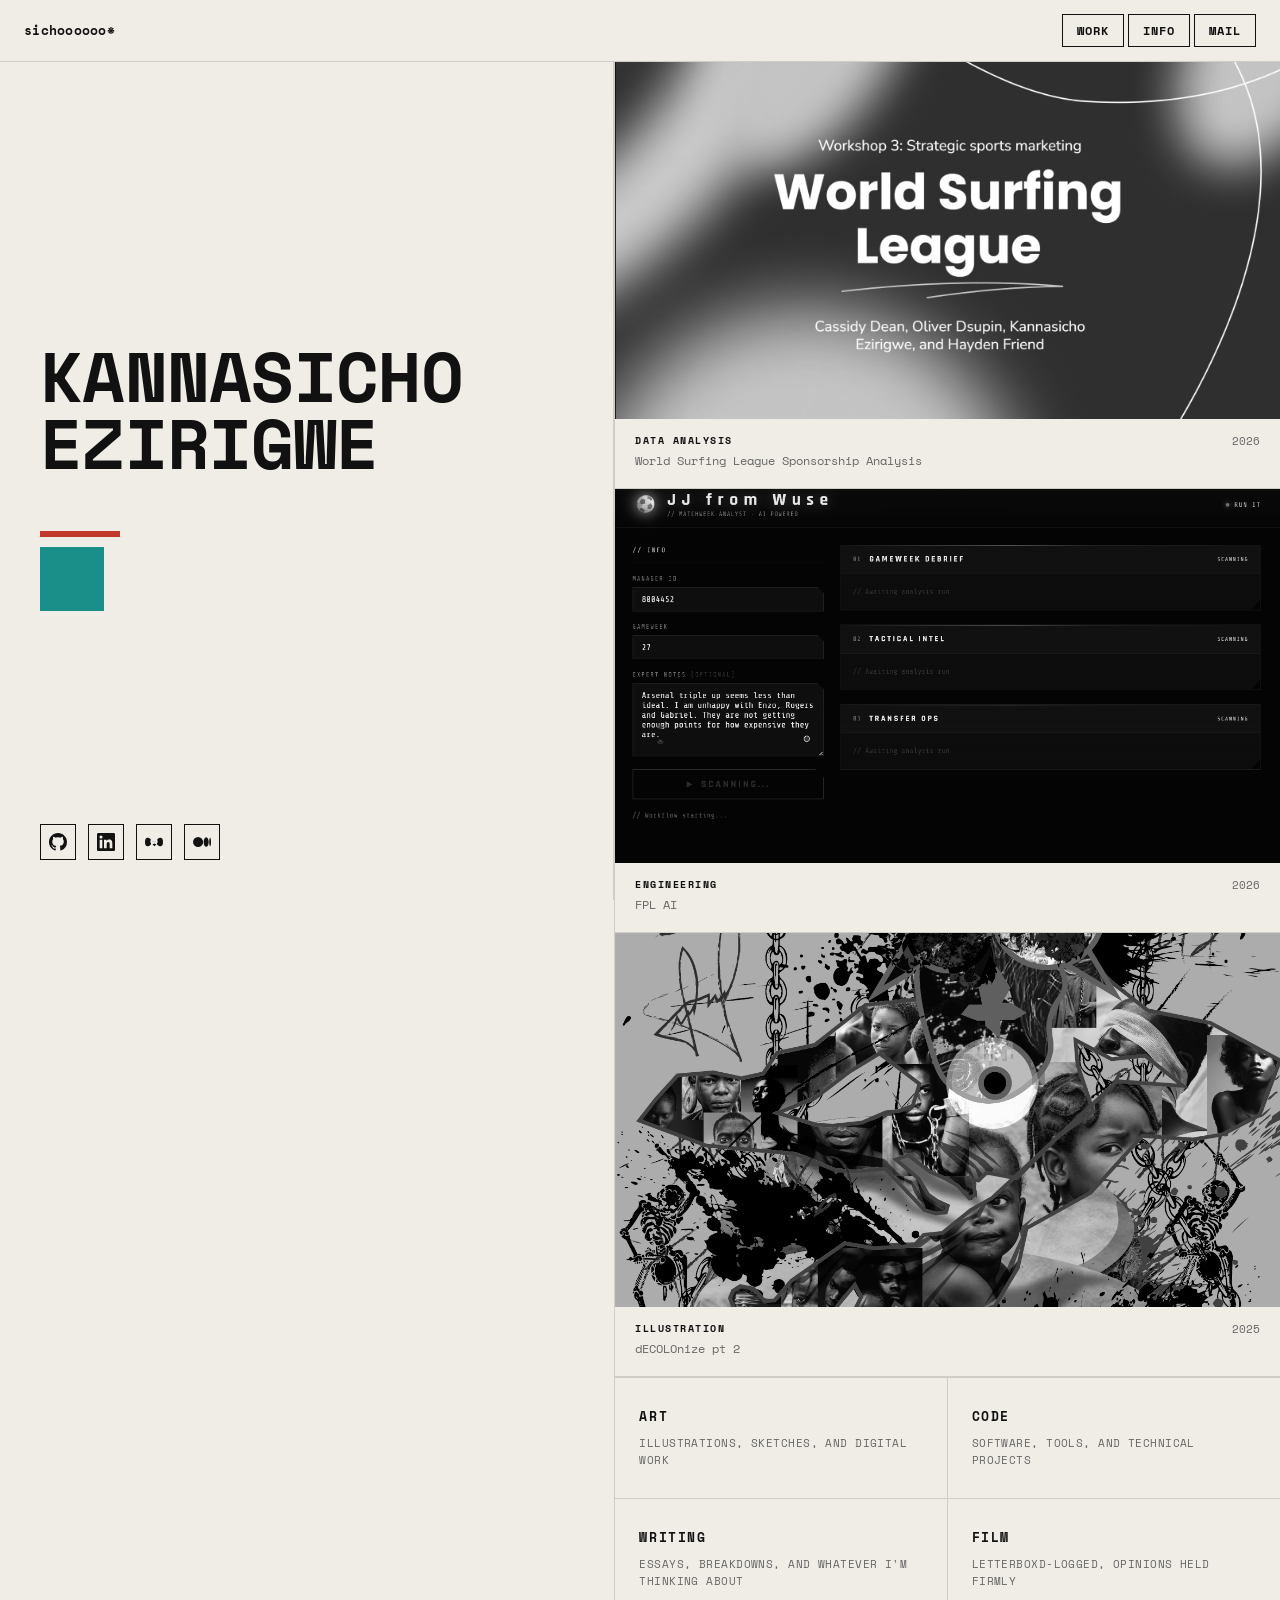
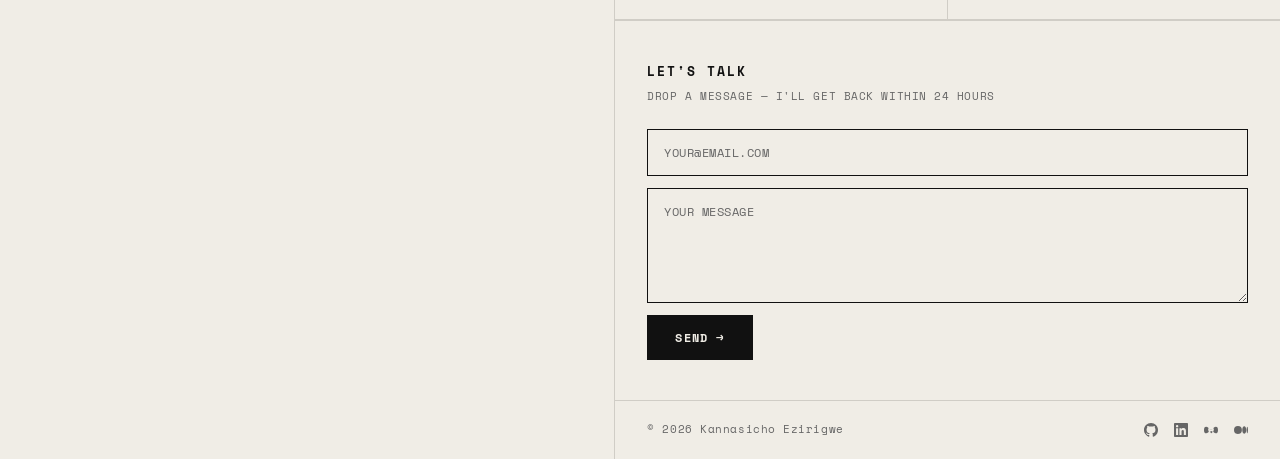
<file: index.html>
<!DOCTYPE html>
<html lang="en">
<head>
  <meta charset="UTF-8" />
  <meta name="viewport" content="width=device-width, initial-scale=1.0" />
  <title>Kannasicho Ezirigwe — Portfolio</title>
  <link rel="stylesheet" href="css/style.css" />
  <!-- Monospace font -->
  <link rel="preconnect" href="https://fonts.googleapis.com" />
  <link href="https://fonts.googleapis.com/css2?family=Space+Mono:wght@400;700&display=swap" rel="stylesheet" />
</head>
<body>

  <!-- ═══════════════════════════════ NAV ═══════════════════════════════ -->
  <nav class="navbar">
    <a href="index.html" class="nav-logo">sichoooooo*</a>
    <div class="nav-links">
      <a href="work.html">WORK</a>
      <a href="info.html">INFO</a>
      <a href="mailto:kayezirigwe@gmail.com">MAIL</a>
    </div>
  </nav>

  <!-- ══════════════════════════════ LAYOUT ════════════════════════════ -->
  <div class="layout">

    <!-- LEFT — fixed panel -->
    <aside class="panel-left">
      <div class="name-block">
        <!--
          Replace with your actual name, broken however you like.
          Each span is a line.
        -->
        <h1>
          <span>Kannasicho</span>
          <span>Ezirigwe</span>
        </h1>
      </div>

      <div class="left-deco">
        <div class="deco-bar"></div>
        <div class="deco-square"></div>
      </div>

      <!-- Social links pinned to bottom of left panel -->
      <div class="social-links">
        <a href="https://github.com/kannaaaaaaaaaa" target="_blank" aria-label="GitHub">
          <svg width="18" height="18" viewBox="0 0 24 24" fill="currentColor"><path d="M12 0C5.37 0 0 5.37 0 12c0 5.31 3.435 9.795 8.205 11.385.6.105.825-.255.825-.57 0-.285-.015-1.23-.015-2.235-3.015.555-3.795-.735-4.035-1.41-.135-.345-.72-1.41-1.23-1.695-.42-.225-1.02-.78-.015-.795.945-.015 1.62.87 1.845 1.23 1.08 1.815 2.805 1.305 3.495.99.105-.78.42-1.305.765-1.605-2.67-.3-5.46-1.335-5.46-5.925 0-1.305.465-2.385 1.23-3.225-.12-.3-.54-1.53.12-3.18 0 0 1.005-.315 3.3 1.23.96-.27 1.98-.405 3-.405s2.04.135 3 .405c2.295-1.56 3.3-1.23 3.3-1.23.66 1.65.24 2.88.12 3.18.765.84 1.23 1.905 1.23 3.225 0 4.605-2.805 5.625-5.475 5.925.435.375.81 1.095.81 2.22 0 1.605-.015 2.895-.015 3.3 0 .315.225.69.825.57A12.02 12.02 0 0024 12c0-6.63-5.37-12-12-12z"/></svg>
        </a>
        <a href="https://linkedin.com/in/kannasicho-ezirigwe-a57425257" target="_blank" aria-label="LinkedIn">
          <svg width="18" height="18" viewBox="0 0 24 24" fill="currentColor"><path d="M20.447 20.452h-3.554v-5.569c0-1.328-.027-3.037-1.852-3.037-1.853 0-2.136 1.445-2.136 2.939v5.667H9.351V9h3.414v1.561h.046c.477-.9 1.637-1.85 3.37-1.85 3.601 0 4.267 2.37 4.267 5.455v6.286zM5.337 7.433a2.062 2.062 0 01-2.063-2.065 2.064 2.064 0 112.063 2.065zm1.782 13.019H3.555V9h3.564v11.452zM22.225 0H1.771C.792 0 0 .774 0 1.729v20.542C0 23.227.792 24 1.771 24h20.451C23.2 24 24 23.227 24 22.271V1.729C24 .774 23.2 0 22.222 0h.003z"/></svg>
        </a>
        <a href="https://letterboxd.com/kannasicho" target="_blank" aria-label="Letterboxd">
          <svg width="18" height="18" viewBox="0 0 24 24" fill="currentColor"><path d="M8.224 14.352a4.773 4.773 0 01-1.09-3.036c0-.907.253-1.756.693-2.481a6.391 6.391 0 00-.397-.555C6.314 7.003 4.88 6.272 3.528 6.272c-2.318 0-3.528 1.9-3.528 5.728s1.21 5.728 3.528 5.728c1.352 0 2.786-.731 3.902-2.008.131-.147.254-.3.372-.457l.422-.911zm1.776.81c.762.998 1.648 1.836 2.588 2.384a7.387 7.387 0 002.588-2.384 5.826 5.826 0 01-2.588-1.263 5.826 5.826 0 01-2.588 1.263zM12 10.838a5.826 5.826 0 012.588 1.263A5.826 5.826 0 0112 10.838zm0 0a5.826 5.826 0 00-2.588 1.263A5.826 5.826 0 0012 10.838zm3.776 3.514l.422.911c.118.157.241.31.372.457 1.116 1.277 2.55 2.008 3.902 2.008 2.318 0 3.528-1.9 3.528-5.728s-1.21-5.728-3.528-5.728c-1.352 0-2.786.731-3.902 2.008-.14.16-.272.33-.397.555.44.725.693 1.574.693 2.481a4.773 4.773 0 01-1.09 3.036z"/></svg>
        </a>
        <a href="https://medium.com/@kannasicho" target="_blank" aria-label="Medium">
          <svg width="18" height="18" viewBox="0 0 24 24" fill="currentColor"><path d="M13.54 12a6.8 6.8 0 01-6.77 6.82A6.8 6.8 0 010 12a6.8 6.8 0 016.77-6.82A6.8 6.8 0 0113.54 12zm7.42 0c0 3.54-1.51 6.42-3.38 6.42-1.87 0-3.39-2.88-3.39-6.42s1.52-6.42 3.39-6.42 3.38 2.88 3.38 6.42M24 12c0 3.17-.53 5.75-1.19 5.75-.66 0-1.19-2.58-1.19-5.75s.53-5.75 1.19-5.75C23.47 6.25 24 8.83 24 12z"/></svg>
        </a>
      </div>
    </aside>

    <!-- RIGHT — scrollable content -->
    <main class="panel-right">

      <!-- ── FEATURED WORK ── -->
      <section class="work-grid">

        <article class="work-card">
          <a href="work.html#projects">
            <div class="card-image">
              <img src="assets/images/projects/wsl-analysis.png"
                   alt="World Surfing League Sponsorship Analysis"
                   onerror="this.parentElement.classList.add('no-image')" />
              <div class="placeholder-text">FEATURED PROJECT</div>
            </div>
          </a>
          <div class="card-meta">
            <div>
              <p class="card-category">DATA ANALYSIS</p>
              <p class="card-title">World Surfing League Sponsorship Analysis</p>
            </div>
            <span class="card-year">2026</span>
          </div>
        </article>

        <article class="work-card">
          <a href="work.html#projects">
            <div class="card-image">
              <img src="assets/images/projects/FPL assistant.png"
                   alt="FPL AI"
                   onerror="this.parentElement.classList.add('no-image')" />
              <div class="placeholder-text">FEATURED PROJECT</div>
            </div>
          </a>
          <div class="card-meta">
            <div>
              <p class="card-category">ENGINEERING</p>
              <p class="card-title">FPL AI</p>
            </div>
            <span class="card-year">2026</span>
          </div>
        </article>

        <article class="work-card">
          <a href="work.html#art">
            <div class="card-image">
              <img src="assets/images/art/dECOLOnize pt 2.png"
                   alt="dECOLOnize pt 2"
                   onerror="this.parentElement.classList.add('no-image')" />
              <div class="placeholder-text">FEATURED ART</div>
            </div>
          </a>
          <div class="card-meta">
            <div>
              <p class="card-category">ILLUSTRATION</p>
              <p class="card-title">dECOLOnize pt 2</p>
            </div>
            <span class="card-year">2025</span>
          </div>
        </article>

      </section>

      <!-- ── WHAT I DO ── -->
      <section class="services">
        <div class="service-item">
          <h3>ART</h3>
          <p>Illustrations, sketches, and digital work</p>
        </div>
        <div class="service-item">
          <h3>CODE</h3>
          <p>Software, tools, and technical projects</p>
        </div>
        <div class="service-item">
          <h3>WRITING</h3>
          <p>Essays, breakdowns, and whatever I'm thinking about</p>
        </div>
        <div class="service-item">
          <h3>FILM</h3>
          <p>Letterboxd-logged, opinions held firmly</p>
        </div>
      </section>

      <!-- ── CONTACT ── -->
      <section class="contact" id="contact">
        <h2>LET'S TALK</h2>
        <p class="contact-sub">Drop a message — I'll get back within 24 hours</p>
        <form class="contact-form" action="https://formspree.io/f/xeerkdgj" method="POST">
          <input type="email" name="email" placeholder="YOUR@EMAIL.COM" required />
          <textarea name="message" placeholder="YOUR MESSAGE" rows="5" required></textarea>
          <button type="submit">SEND →</button>
        </form>
      </section>

      <!-- ── FOOTER ── -->
      <footer class="site-footer">
        <span>© 2026 Kannasicho Ezirigwe</span>
        <div class="footer-links">
          <a href="https://github.com/kannaaaaaaaaaa" target="_blank" aria-label="GitHub">
            <svg width="14" height="14" viewBox="0 0 24 24" fill="currentColor"><path d="M12 0C5.37 0 0 5.37 0 12c0 5.31 3.435 9.795 8.205 11.385.6.105.825-.255.825-.57 0-.285-.015-1.23-.015-2.235-3.015.555-3.795-.735-4.035-1.41-.135-.345-.72-1.41-1.23-1.695-.42-.225-1.02-.78-.015-.795.945-.015 1.62.87 1.845 1.23 1.08 1.815 2.805 1.305 3.495.99.105-.78.42-1.305.765-1.605-2.67-.3-5.46-1.335-5.46-5.925 0-1.305.465-2.385 1.23-3.225-.12-.3-.54-1.53.12-3.18 0 0 1.005-.315 3.3 1.23.96-.27 1.98-.405 3-.405s2.04.135 3 .405c2.295-1.56 3.3-1.23 3.3-1.23.66 1.65.24 2.88.12 3.18.765.84 1.23 1.905 1.23 3.225 0 4.605-2.805 5.625-5.475 5.925.435.375.81 1.095.81 2.22 0 1.605-.015 2.895-.015 3.3 0 .315.225.69.825.57A12.02 12.02 0 0024 12c0-6.63-5.37-12-12-12z"/></svg>
          </a>
          <a href="https://linkedin.com/in/kannasicho-ezirigwe-a57425257" target="_blank" aria-label="LinkedIn">
            <svg width="14" height="14" viewBox="0 0 24 24" fill="currentColor"><path d="M20.447 20.452h-3.554v-5.569c0-1.328-.027-3.037-1.852-3.037-1.853 0-2.136 1.445-2.136 2.939v5.667H9.351V9h3.414v1.561h.046c.477-.9 1.637-1.85 3.37-1.85 3.601 0 4.267 2.37 4.267 5.455v6.286zM5.337 7.433a2.062 2.062 0 01-2.063-2.065 2.064 2.064 0 112.063 2.065zm1.782 13.019H3.555V9h3.564v11.452zM22.225 0H1.771C.792 0 0 .774 0 1.729v20.542C0 23.227.792 24 1.771 24h20.451C23.2 24 24 23.227 24 22.271V1.729C24 .774 23.2 0 22.222 0h.003z"/></svg>
          </a>
          <a href="https://letterboxd.com/kannasicho" target="_blank" aria-label="Letterboxd">
            <svg width="14" height="14" viewBox="0 0 24 24" fill="currentColor"><path d="M8.224 14.352a4.773 4.773 0 01-1.09-3.036c0-.907.253-1.756.693-2.481a6.391 6.391 0 00-.397-.555C6.314 7.003 4.88 6.272 3.528 6.272c-2.318 0-3.528 1.9-3.528 5.728s1.21 5.728 3.528 5.728c1.352 0 2.786-.731 3.902-2.008.131-.147.254-.3.372-.457l.422-.911zm1.776.81c.762.998 1.648 1.836 2.588 2.384a7.387 7.387 0 002.588-2.384 5.826 5.826 0 01-2.588-1.263 5.826 5.826 0 01-2.588 1.263zM12 10.838a5.826 5.826 0 012.588 1.263A5.826 5.826 0 0112 10.838zm0 0a5.826 5.826 0 00-2.588 1.263A5.826 5.826 0 0012 10.838zm3.776 3.514l.422.911c.118.157.241.31.372.457 1.116 1.277 2.55 2.008 3.902 2.008 2.318 0 3.528-1.9 3.528-5.728s-1.21-5.728-3.528-5.728c-1.352 0-2.786.731-3.902 2.008-.14.16-.272.33-.397.555.44.725.693 1.574.693 2.481a4.773 4.773 0 01-1.09 3.036z"/></svg>
          </a>
          <a href="https://medium.com/@kannasicho" target="_blank" aria-label="Medium">
            <svg width="14" height="14" viewBox="0 0 24 24" fill="currentColor"><path d="M13.54 12a6.8 6.8 0 01-6.77 6.82A6.8 6.8 0 010 12a6.8 6.8 0 016.77-6.82A6.8 6.8 0 0113.54 12zm7.42 0c0 3.54-1.51 6.42-3.38 6.42-1.87 0-3.39-2.88-3.39-6.42s1.52-6.42 3.39-6.42 3.38 2.88 3.38 6.42M24 12c0 3.17-.53 5.75-1.19 5.75-.66 0-1.19-2.58-1.19-5.75s.53-5.75 1.19-5.75C23.47 6.25 24 8.83 24 12z"/></svg>
          </a>
        </div>
      </footer>

    </main>
  </div>

  <script src="js/main.js"></script>
</body>
</html>
</file>
<file: css/style.css>
/* ═══════════════════════════════════════════════
   KANNA PERSONAL WEBSITE — style.css
   ═══════════════════════════════════════════════ */

/* ── RESET & BASE ── */
*, *::before, *::after {
  box-sizing: border-box;
  margin: 0;
  padding: 0;
}

:root {
  --cream:   #f0ede6;
  --black:   #111111;
  --red:     #c0392b;
  --teal:    #1a8f8a;
  --gray:    #666666;
  --border:  #d0cdc6;
  --font:    'Space Mono', 'Courier New', monospace;
}

html, body {
  height: 100%;
  font-family: var(--font);
  background-color: var(--cream);
  color: var(--black);
  font-size: 14px;
  line-height: 1.6;
}

a {
  color: inherit;
  text-decoration: none;
}

img {
  display: block;
  width: 100%;
  height: 100%;
  object-fit: cover;
}


/* ── NAVBAR ── */
.navbar {
  position: fixed;
  top: 0;
  left: 0;
  right: 0;
  z-index: 100;
  display: flex;
  justify-content: space-between;
  align-items: center;
  padding: 14px 24px;
  background: var(--cream);
  border-bottom: 1px solid var(--border);
}

.nav-logo {
  font-size: 13px;
  font-weight: 700;
  letter-spacing: 0.02em;
}

.nav-links {
  display: flex;
  gap: 4px;
}

.nav-links a {
  font-size: 12px;
  font-weight: 700;
  letter-spacing: 0.08em;
  padding: 6px 14px;
  border: 1px solid var(--black);
  transition: background 0.15s, color 0.15s;
}

.nav-links a:hover,
.nav-links a.active {
  background: var(--black);
  color: var(--cream);
}


/* ── LAYOUT — split fixed/scroll ── */
.layout {
  display: flex;
  padding-top: 45px; /* navbar height */
  min-height: calc(100vh - 45px);
}

/* LEFT PANEL — fixed */
.panel-left {
  position: fixed;
  top: 45px;
  left: 0;
  width: 48%;
  height: calc(100vh - 45px);
  background: var(--cream);
  border-right: 1px solid var(--border);
  display: flex;
  flex-direction: column;
  justify-content: center;
  gap: 24px;
  padding: 48px 40px 40px;
  overflow: hidden;
}

/* Name — big bold stacked */
.name-block h1 {
  font-size: clamp(2.8rem, 5.5vw, 5.2rem);
  font-weight: 700;
  line-height: 0.95;
  letter-spacing: -0.01em;
  text-transform: uppercase;
}

.name-block h1 span {
  display: block;
}

/* Decorative elements (red bar + teal square) */
.left-deco {
  display: flex;
  flex-direction: column;
  gap: 10px;
  margin-top: 32px;
}

.deco-bar {
  width: 80px;
  height: 6px;
  background: var(--red);
}

.deco-square {
  width: 64px;
  height: 64px;
  background: var(--teal);
}

/* Social links at the bottom of the left panel */
.social-links {
  position: absolute;
  bottom: 40px;
  left: 40px;
  display: flex;
  gap: 12px;
}

.social-links a {
  display: flex;
  align-items: center;
  justify-content: center;
  width: 36px;
  height: 36px;
  border: 1px solid var(--black);
  transition: background 0.15s, color 0.15s;
}

.social-links a:hover {
  background: var(--black);
  color: var(--cream);
}

.social-links a svg {
  display: block;
}


/* RIGHT PANEL — scrollable */
.panel-right {
  margin-left: 48%;
  width: 52%;
  min-height: calc(100vh - 45px);
  border-left: 1px solid var(--border);
}


/* ── WORK GRID ── */
.work-grid {
  display: flex;
  flex-direction: column;
}

.work-section {
  padding: 40px 0 0;
}

.section-heading {
  font-size: 11px;
  font-weight: 700;
  letter-spacing: 0.15em;
  padding: 0 32px 20px;
  border-bottom: 1px solid var(--border);
}

/* Work card */
.work-card {
  border-bottom: 1px solid var(--border);
}

.work-card a {
  display: block;
}

/* Image container — grayscale default, color on hover */
.card-image {
  position: relative;
  width: 100%;
  aspect-ratio: 16 / 9;
  overflow: hidden;
  background: #cccccc;
}

.card-image img {
  filter: grayscale(100%);
  transition: filter 0.4s ease;
}

.card-image:hover img {
  filter: grayscale(0%);
}

/* Placeholder shown when image is missing */
.card-image .placeholder-text {
  position: absolute;
  inset: 0;
  display: flex;
  align-items: center;
  justify-content: center;
  font-size: 12px;
  font-weight: 700;
  letter-spacing: 0.2em;
  color: #999;
  background: #e8e5de;
  opacity: 0;
  pointer-events: none;
}

.card-image.no-image img {
  display: none;
}

.card-image.no-image .placeholder-text {
  opacity: 1;
}

/* Card metadata row */
.card-meta {
  display: flex;
  justify-content: space-between;
  align-items: flex-start;
  padding: 14px 20px 18px;
  gap: 12px;
}

.card-category {
  font-size: 10px;
  font-weight: 700;
  letter-spacing: 0.15em;
  margin-bottom: 2px;
}

.card-title {
  font-size: 12px;
  color: var(--gray);
  font-weight: 400;
}

.card-desc {
  font-size: 11px;
  color: var(--gray);
  margin-top: 4px;
  max-width: 36ch;
}

.card-year {
  font-size: 11px;
  color: var(--gray);
  white-space: nowrap;
  flex-shrink: 0;
}


/* ── SERVICES (index) ── */
.services {
  display: grid;
  grid-template-columns: 1fr 1fr;
  border-top: 1px solid var(--border);
}

.service-item {
  padding: 28px 24px;
  border-right: 1px solid var(--border);
  border-bottom: 1px solid var(--border);
}

.service-item:nth-child(even) {
  border-right: none;
}

.service-item h3 {
  font-size: 13px;
  font-weight: 700;
  letter-spacing: 0.12em;
  margin-bottom: 8px;
}

.service-item p {
  font-size: 11px;
  color: var(--gray);
  text-transform: uppercase;
  letter-spacing: 0.04em;
}


/* ── CONTACT (index) ── */
.contact {
  padding: 40px 32px;
  border-top: 1px solid var(--border);
}

.contact h2 {
  font-size: 13px;
  font-weight: 700;
  letter-spacing: 0.15em;
  margin-bottom: 6px;
}

.contact-sub {
  font-size: 11px;
  color: var(--gray);
  text-transform: uppercase;
  letter-spacing: 0.05em;
  margin-bottom: 24px;
}

.contact-form {
  display: flex;
  flex-direction: column;
  gap: 12px;
}

.contact-form input,
.contact-form textarea {
  font-family: var(--font);
  font-size: 12px;
  padding: 14px 16px;
  border: 1px solid var(--black);
  background: transparent;
  color: var(--black);
  letter-spacing: 0.04em;
  resize: vertical;
  outline: none;
  transition: border-color 0.2s;
}

.contact-form input::placeholder,
.contact-form textarea::placeholder {
  color: var(--gray);
}

.contact-form input:focus,
.contact-form textarea:focus {
  border-color: var(--teal);
}

.contact-form button {
  font-family: var(--font);
  font-size: 12px;
  font-weight: 700;
  letter-spacing: 0.1em;
  padding: 14px 28px;
  background: var(--black);
  color: var(--cream);
  border: none;
  cursor: pointer;
  align-self: flex-start;
  transition: background 0.15s;
}

.contact-form button:hover {
  background: var(--teal);
}


/* ── WRITING LIST (work.html) ── */
.writing-list {
  display: flex;
  flex-direction: column;
}

.writing-card {
  border-bottom: 1px solid var(--border);
}

.writing-card a {
  display: block;
  padding: 24px 32px;
  transition: background 0.15s;
}

.writing-card a:hover {
  background: rgba(0,0,0,0.03);
}

.writing-meta {
  display: flex;
  justify-content: space-between;
  margin-bottom: 8px;
  font-size: 10px;
  font-weight: 700;
  letter-spacing: 0.15em;
  color: var(--gray);
}

.writing-title {
  font-size: 14px;
  font-weight: 700;
  margin-bottom: 6px;
  letter-spacing: 0.02em;
}

.writing-excerpt {
  font-size: 11px;
  color: var(--gray);
  line-height: 1.5;
}


/* ── INFO PAGE ── */
.info-photo {
  border-bottom: 1px solid var(--border);
}

.profile-photo {
  width: 100%;
  max-height: 480px;
  object-fit: cover;
  display: block;
}

.info-bio,
.info-now,
.info-skills {
  padding: 40px 32px;
  border-bottom: 1px solid var(--border);
}

.info-bio h2,
.info-now h2,
.info-skills h2,
.info-gallery h2 {
  font-size: 11px;
  font-weight: 700;
  letter-spacing: 0.15em;
  margin-bottom: 20px;
}

.info-bio p {
  font-size: 13px;
  line-height: 1.75;
  margin-bottom: 14px;
  max-width: 56ch;
}

.now-list {
  list-style: none;
  display: flex;
  flex-direction: column;
  gap: 10px;
}

.now-list li {
  font-size: 12px;
  display: flex;
  gap: 16px;
  align-items: baseline;
}

.now-label {
  font-weight: 700;
  letter-spacing: 0.1em;
  font-size: 10px;
  min-width: 80px;
  color: var(--gray);
}

.skills-grid {
  display: grid;
  grid-template-columns: repeat(3, 1fr);
  gap: 24px;
}

.skill-group h3 {
  font-size: 11px;
  font-weight: 700;
  letter-spacing: 0.12em;
  margin-bottom: 8px;
}

.skill-group p {
  font-size: 11px;
  color: var(--gray);
  line-height: 1.5;
}

/* IRL photo gallery */
.info-gallery {
  padding: 40px 32px;
  border-bottom: 1px solid var(--border);
}

.gallery-grid {
  display: grid;
  grid-template-columns: repeat(2, 1fr);
  gap: 8px;
}

.gallery-grid img {
  width: 100%;
  aspect-ratio: 4 / 3;
  object-fit: cover;
  display: block;
}


/* ── FOOTER ── */
.site-footer {
  display: flex;
  justify-content: space-between;
  align-items: center;
  padding: 20px 32px;
  border-top: 1px solid var(--border);
  font-size: 11px;
  color: var(--gray);
  letter-spacing: 0.05em;
}

.footer-links {
  display: flex;
  gap: 16px;
}

.footer-links a {
  display: inline-flex;
  align-items: center;
  justify-content: center;
  transition: color 0.15s;
}

.footer-links a:hover {
  color: var(--black);
}

.footer-links a svg {
  display: block;
}


/* ── RESPONSIVE — stack below 768px ── */
@media (max-width: 768px) {
  .panel-left {
    position: static;
    width: 100%;
    height: auto;
    border-right: none;
    border-bottom: 1px solid var(--border);
    padding: 32px 24px 60px;
  }

  .social-links {
    position: static;
    margin-top: 24px;
  }

  .panel-right {
    margin-left: 0;
    width: 100%;
  }

  .name-block h1 {
    font-size: clamp(2.4rem, 10vw, 4rem);
  }

  .services {
    grid-template-columns: 1fr;
  }

  .service-item {
    border-right: none;
  }

  .skills-grid {
    grid-template-columns: 1fr;
    gap: 16px;
  }

  .gallery-grid {
    grid-template-columns: 1fr;
  }
}


/* ── LIGHTBOX ── */
.lightbox-trigger {
  cursor: pointer;
}

.lightbox-overlay {
  position: fixed;
  inset: 0;
  z-index: 200;
  display: flex;
  align-items: center;
  justify-content: center;
  background: rgba(0, 0, 0, 0.9);
  opacity: 0;
  pointer-events: none;
  transition: opacity 0.3s ease;
}

.lightbox-overlay.active {
  opacity: 1;
  pointer-events: auto;
}

.lightbox-img {
  max-width: 90vw;
  max-height: 90vh;
  width: auto;
  height: auto;
  object-fit: contain;
  filter: none;
}

.lightbox-close {
  position: absolute;
  top: 20px;
  right: 28px;
  font-size: 36px;
  color: var(--cream);
  background: none;
  border: none;
  cursor: pointer;
  font-family: var(--font);
  line-height: 1;
  transition: color 0.15s;
}

.lightbox-close:hover {
  color: var(--red);
}
</file>
